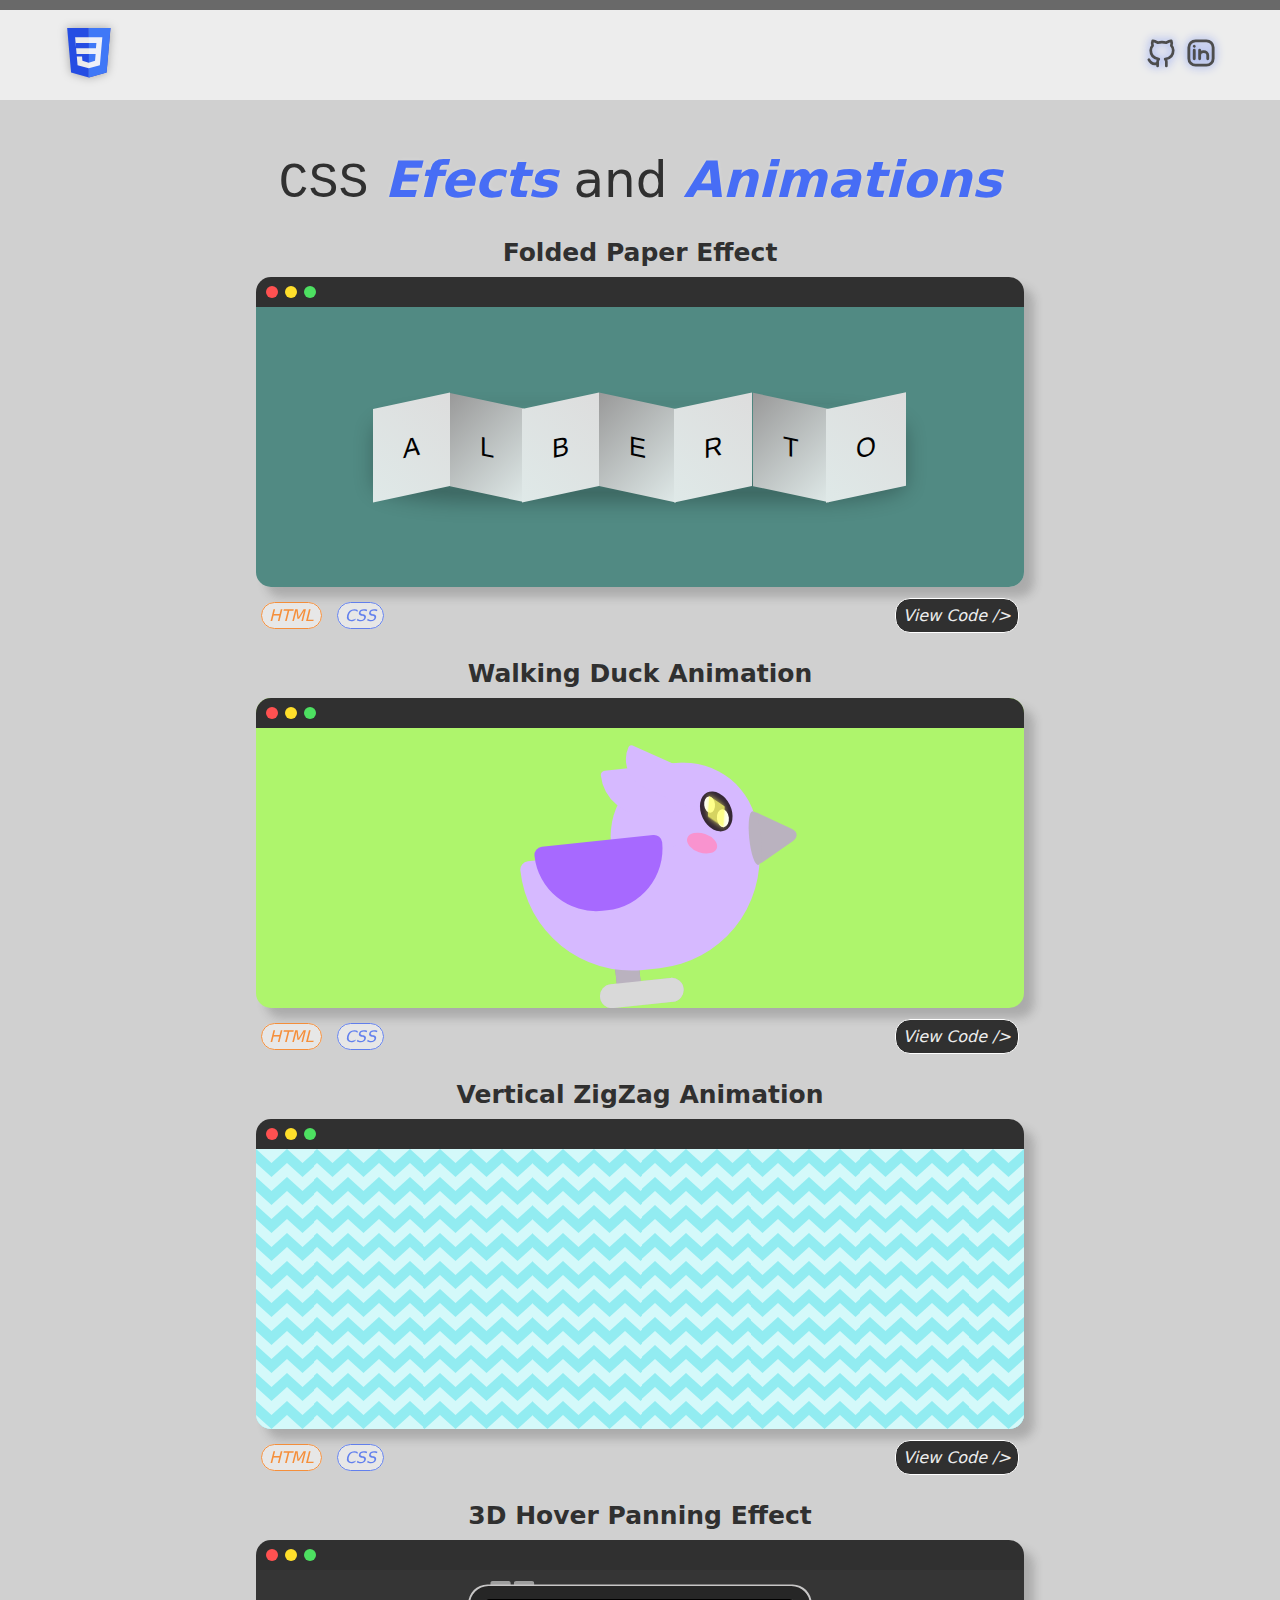
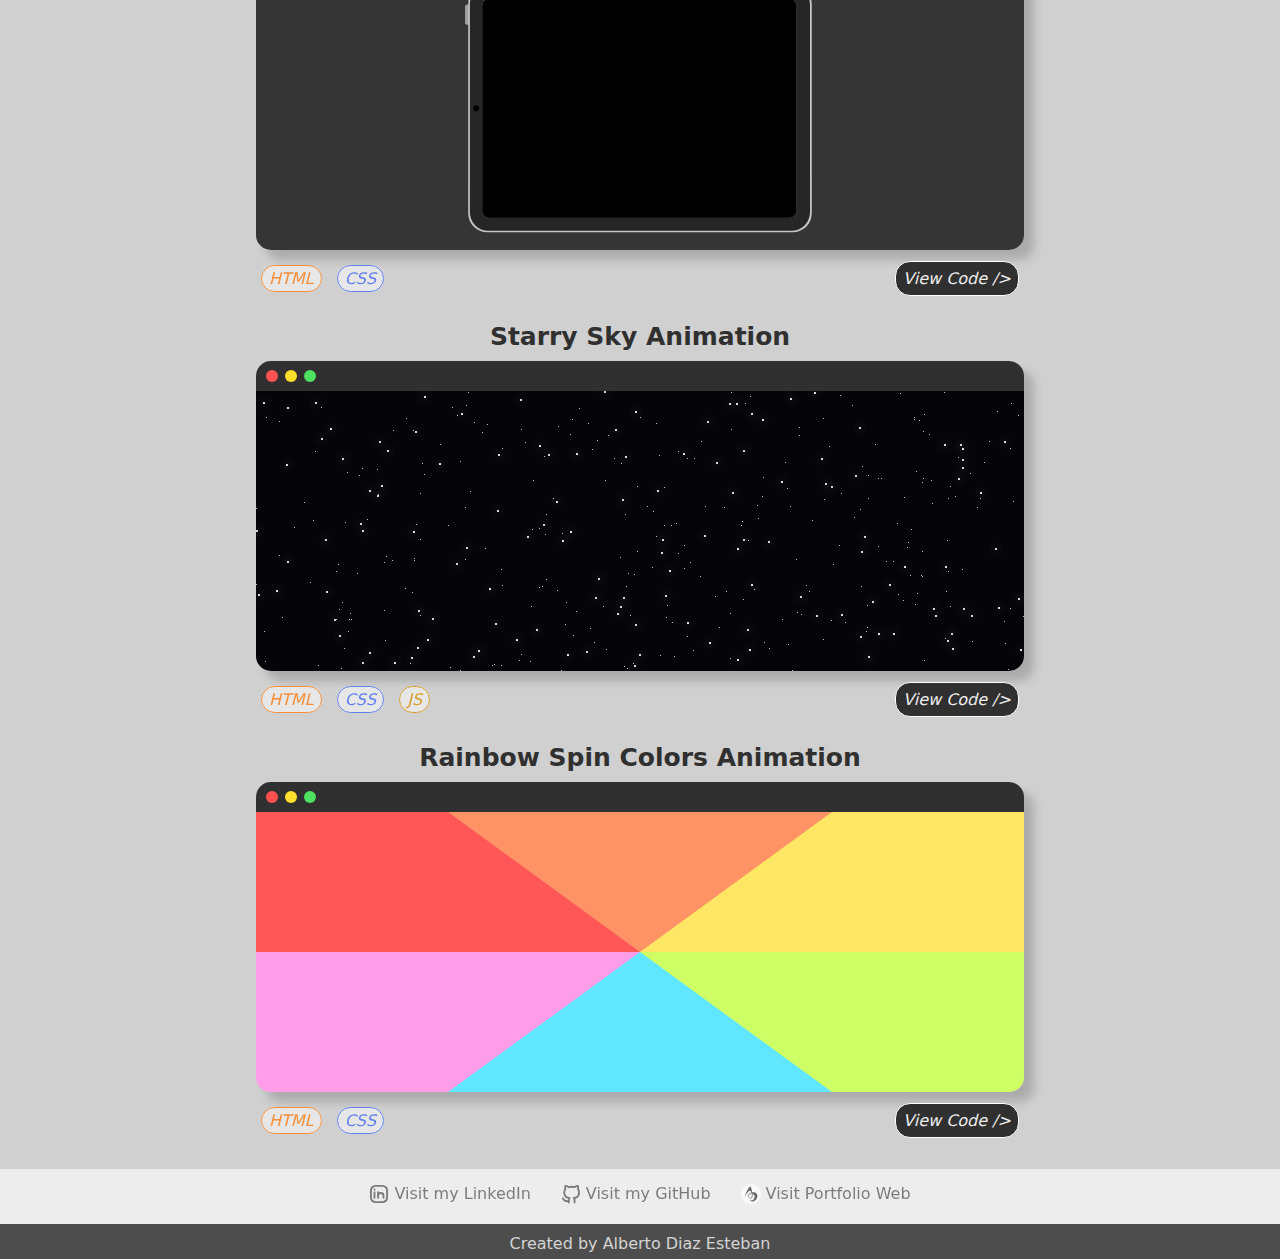
<file: index.html>
<!DOCTYPE html>
<html lang="en">
<head>
    <meta charset="UTF-8">
    <meta name="viewport" content="width=device-width, initial-scale=1.0">
    <title>CSS Efects and Animations</title>
    <link rel="stylesheet" href="style.css">
    <link rel="icon" href="img/css.svg" type="image/x-icon">

</head>
<body>
    <header>
        <div class="logo">
            <div class="logo_img">
                <img src="img/css.svg" alt="logo css">
            </div>
        </div>
        
        <div class="logos">
            <div>
                <a target="_blank" href="https://github.com/AlbertoDiazEsteban"><img src="img/github.svg" alt="logo GitHub"></a>
            </div>
            <div>
                <a target="_blank" href="https://www.linkedin.com/in/alberto-diaz-esteban/"><img src="img/linkedin.svg" alt="logo linkedin"></a>
            </div>
        </div>
    </header>


    <h1><code>CSS</code> <i>Efects</i> and <i>Animations</i></h1>

    <div class="project project1">
        <h3>Folded Paper Effect</h3>
        <div class="iframe-container">
            <div class="iframe-head">
                <div></div>
                <div></div>
                <div><a href="folded-paper.html"></a></div>
            </div>
            <iframe src="folded-paper.html" frameborder="0" scrolling="no"></iframe>
        </div>
        <div class="skills">
            <div>
                <span class="html">HTML</span>
                <span>CSS</span>
            </div>
            <span class="code"><a target="_blank" href="https://github.com/AlbertoDiazEsteban/CSS-Effects-Gallery/blob/main/folded-paper.html">View Code /></a></span>
        </div>
    </div>


    <div class="project project2">
        <h3>Walking Duck Animation</h3>
        <div class="iframe-container">
            <div class="iframe-head">
                <div></div>
                <div></div>
                <div><a href="chick-walking.html"></a></div>
            </div>
            <iframe src="chick-walking-top.html" frameborder="0" scrolling="no"></iframe>
        </div>
        <div class="skills">
            <div>
                <span class="html">HTML</span>
                <span>CSS</span>
            </div>
            <span class="code"><a target="_blank" href="https://github.com/AlbertoDiazEsteban/CSS-Effects-Gallery/blob/main/chick-walking.html">View Code /></a></span>
        </div>
    </div>

    <div class="project project3">
        <h3>Vertical ZigZag Animation</h3>
        <div class="iframe-container">
            <div class="iframe-head">
                <div></div>
                <div></div>
                <div><a href="zig-zag-background.html"></a></div>
            </div>
            <iframe src="zig-zag-background.html" frameborder="0" scrolling="no"></iframe>
        </div>
        <div class="skills">
            <div>
                <span class="html">HTML</span>
                <span>CSS</span>
            </div>
            <span class="code"><a target="_blank" href="https://github.com/AlbertoDiazEsteban/CSS-Effects-Gallery/blob/main/zig-zag-background.html">View Code /></a></span>
        </div>
    </div>

    <div class="project project4">
        <h3>3D Hover Panning Effect</h3>
        <div class="iframe-container">
            <div class="iframe-head">
                <div></div>
                <div></div>
                <div><a href="paneo-efect.html"></a></div>
            </div>
            <iframe src="paneo-efect.html" frameborder="0" scrolling="no"></iframe>
        </div>
        <div class="skills">
            <div>
                <span class="html">HTML</span>
                <span>CSS</span>
            </div>
            <span class="code"><a target="_blank" href="https://github.com/AlbertoDiazEsteban/CSS-Effects-Gallery/blob/main/paneo-efect.html">View Code /></a></span>
        </div>
    </div>

    <div class="project project5">
        <h3>Starry Sky Animation</h3>
        <div class="iframe-container">
            <div class="iframe-head">
                <div></div>
                <div></div>
                <div><a href="stars-sky-animation.html"></a></div>
            </div>
            <iframe src="stars-sky-animation.html" frameborder="0"></iframe>
        </div>
        <div class="skills">
            <div>
                <span class="html">HTML</span>
                <span>CSS</span>
                <span class="javascript">JS</span>
            </div>
            <span class="code"><a target="_blank" href="https://github.com/AlbertoDiazEsteban/CSS-Effects-Gallery/blob/main/stars-sky-animation.html">View Code /></a></span>
        </div>
    </div>

    <div class="project project5">
        <h3>Rainbow Spin Colors Animation</h3>
        <div class="iframe-container">
            <div class="iframe-head">
                <div></div>
                <div></div>
                <div><a href="color-spin.html"></a></div>
            </div>
            <iframe src="color-spin.html" frameborder="0"></iframe>
        </div>
        <div class="skills">
            <div>
                <span class="html">HTML</span>
                <span>CSS</span>
            </div>
            <span class="code"><a target="_blank" href="https://github.com/AlbertoDiazEsteban/CSS-Effects-Gallery/blob/main/color-spin.html">View Code /></a></span>
        </div>
    </div>


    





    <footer>
        <div class="links-container">
            <div>
                <img src="img/linkedin.svg" alt="logo">
                <a target="_blank" href="https://www.linkedin.com/in/alberto-diaz-esteban/">Visit my LinkedIn</a>
            </div>
            <div>
                <img src="img/github.svg" alt="logo">
                <a target="_blank" href="https://github.com/AlbertoDiazEsteban">Visit my GitHub</a>
            </div>
            <div>
                <img src="img/logo.svg" alt="logo">
                <a target="_blank" href="https://alberto-diaz-esteban-web.vercel.app/index.html">Visit Portfolio Web</a>  
            </div>
        </div>
        <div class="footer-credit">
            Created by Alberto Diaz Esteban
        </div>
    </footer>
</body>
</html>
</file>
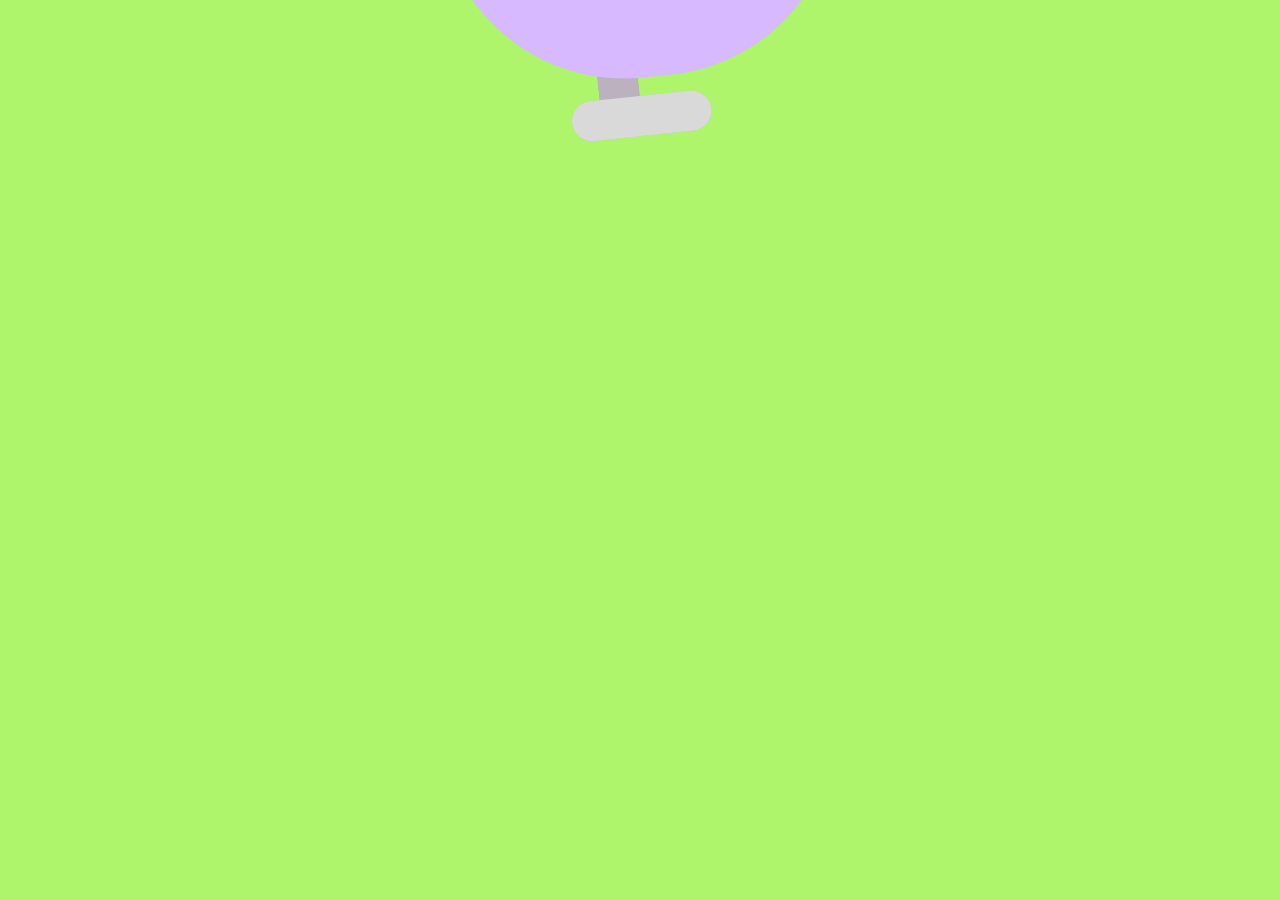
<file: chick-walking-top.html>
<!DOCTYPE html>
<html lang="en">
<head>
    <meta charset="UTF-8">
    <meta name="viewport" content="width=device-width, initial-scale=1.0">
    <title>Baby duck animation</title>
    <link rel="shortcut icon" href="data:image/svg+xml,%3Csvg%20xmlns%3D%22http%3A%2F%2Fwww.w3.org%2F2000%2Fsvg%22%20viewBox%3D%220%200%20100%20100%22%3E%3Ctext%20y%3D%22.9em%22%20font-size%3D%2290%22%3E%F0%9F%90%A3%3C%2Ftext%3E%3C%2Fsvg%3E" type="image/svg+xml">

<style>

:root {
  --duck-speed: 1s;
  --duck-speed-half: calc(var(--duck-speed) / 2);
}

body {
  margin: 0;
  padding: 0;
  max-width: 100%;
  max-width: 100%;
  min-width: 100%;
  min-width: 100%;
  background-color: #aef56c;
  display: flex;
  justify-content: center;
  align-items: center;
}

/* mi pato*/
.duck {
  transform: rotate(-6deg);
  margin-top: -260px;
}

.duck_inner {
  display: flex;
  max-width: 400px;
  min-height: 337px;
  flex-direction: column;
  align-items: flex-end;
  animation: duck-up-down var(--duck-speed-half) ease infinite;
}
@keyframes duck-up-down {
  0%, 100% {
    transform: translateY(0.4rem);
  }
  50% {
    transform: translateY(0rem);
  }
}
.duck_head {
  width: 245px;
  height: 147px;
  border-radius: 100%;
  background-color: #D6B9FF;
  -moz-border-radius: 150px 150px 0px 0px;
  -webkit-border-radius: 150px 150px 0px 0px;
  border-radius: 150px 150px 0px 0px;
}
.duck_body {
  margin-top: -10px;
  width: 400px;
  height: 200px;
  background-color: #D6B9FF;
  -moz-border-radius: 0px 0px 200px 200px;
  -webkit-border-radius: 0px 0px 200px 200px;
  border-radius: 15px 0px 200px 200px;
}
.wing {
  position: absolute;
  width: 214px;
  height: 117px;
  background-color: #A769FF;
  border-radius: 20px 20px 150px 150px;
  margin-top: 115px;
  margin-right: 160px;
  animation: wing 1s ease infinite;
}
@keyframes wing {
  0%, 50%, 100% { transform: rotate(0deg); }
  25% {
    transform: translate(-10%, -10%) rotate(15deg);
  }
}
.eye {
  position: absolute;
  overflow: hidden;
  background-color: #362835;
  width: 50px;
  height: 70px;
  border-radius: 100%;
  transform: rotate(-20deg);
  margin-top: 52px;
  margin-right: 40px;
  display: flex;
  flex-direction: column;
  justify-content: center;
  align-items: center;
  animation: blink 10s forwards infinite;
}
.dot {
  width: 20px;
  height: 30px;
  border-radius: 100%;
  background-color: white;
}
.dot-top {
  margin-right: 10px;
  transform: scale(0.9) rotate(20deg);
}
.dot-bottom {
  margin-right: -10px;
  transform: rotate(20deg);
}
.eye-shyne {
  position: absolute;
  z-index: 1;
  width: 30px;
  height: 30px;
  background: #FFFF84;
  opacity: 0.8;
  filter: drop-shadow(0 0 5px #FFFF84) saturate(120%);
  transform: rotate(45deg) skew(15deg, 15deg) scaleY(1.1);
}
@keyframes blink {
  0%, 4%, 15%, 20%, 30%, 34%, 39%, 43%, 60%, 64%, 100% {
    width: 50px;
    height: 70px;
    margin-top: 52px;
  }
  2%, 18%, 32%, 41%, 62% {
    margin-top: 87px;
    width: 50px;
    height: 1%;
  }
}
.pico-top {
  position: absolute;
  background-color: #BAB2BF;
  height: 90px;
  width: 20px;
  border-radius: 100%;
  margin-top: 93px;
  margin-right: -5px;
}
.pico {
  position: absolute;
  width: 100px;
  height: 100px;
  background-color: #BAB2BF;
  border-radius: 20px;
  transform: rotate(136deg) skew(15deg, 15deg);
  margin-top: 88px;
  margin-right: -35px;
  z-index: -1;
}
.blush {
  position: absolute;
  width: 52px;
  height: 32px;
  background-color: #F993CF;
  border-radius: 100%;
  margin-top: 121px;
  margin-right: 68px;
  transform: rotate(25deg);
}
.hair { position: absolute; }
.hair-1 {
  width: 200px;
  height: 80px;
  border-radius: 10px 100px;
  background: #D6B9FF;
  margin-right: 50px;
}
.hair-2 {
  width: 200px;
  height: 80px;
  border-radius: 10px 100px;
  background: #D6B9FF;
  margin-right: 0px;
  margin-top: -100px;
  transform: rotate(30deg) scale(0.7);
}
.pata {
  position: absolute;
  z-index: 2;
  margin-right: 150px;

}
.pata-1 {
  position: absolute;
  margin-top: 260px;
  margin-left: 180px;
  z-index: -1;
  animation: foot-ans var(--duck-speed) linear infinite;
}
.pata-2 {
  position: absolute;
  margin-top: 260px;
  margin-left: 180px;
  z-index: -2;
  filter: brightness(90%);
  animation: foot-ans var(--duck-speed) var(--duck-speed-half) linear infinite;
}
@keyframes foot-ans {
  0%, 100% {
    transform: translate(0%, 20%) rotate(0deg);
  }
  20% {
    transform: translate(-80%, 10%) rotate(20deg);
  }
  40% {
    transform: translate(-50%, 0%) rotate(10deg);
  }

  60% {
    transform: translate(100%, 0%) rotate(-20deg);
  }
}
.leg {
  background-color: #BAB2BF;
  height: 110px;
  width: 40px;
  border-radius: 100px 100px 0px 0px;
}
.foot {
  margin-left: -30px;
  background-color: #BAB2BF;
  height: 40px;
  width: 140px;
  border-radius: 100px;
  z-index: 5;
  background-color: #D9D9D9;
  margin-top: -15px;
}
/* .bow {
  position: absolute;
  z-index: 10;
  margin-right: 130px;
  margin-top: -45px;
  transform: rotate(45deg) scale(0.9);
}
.center {
  position: absolute;
  z-index: 10;
  background-color: #F993CF;
  width: 45px;
  height: 45px;
  border-radius: 10px;
  margin-left: 8px;
  margin-top: -80px;
}
.ribet-1 {
  z-index: 10;
  background-color: #FF5991;
  width: 60px;
  height: 60px;
  border-radius: 20px;
  transform: rotate(45deg);
}
.ribet-2 {
  margin-top: -5px;
  z-index: 10;
  background-color: #FF5991;
  width: 60px;
  height: 60px;
  border-radius: 20px;
  transform: rotate(45deg);
}  */
@media (max-width: 800px) {
  body {
    transform: scale(0.6);
    margin-top: 180px;
  }
}


</style>

</head>

<body>
      <!-- <div class="bow">
        <div class="ribet-1"></div>
        <div class="ribet-2"></div>
        <div class="center"></div>
      </div> -->


    <div class="duck">
      <div class="duck_inner">
        <div class="hair">
          <div class="hair-1"></div>
          <div class="hair-2"></div>
        </div>
        <div class="blush"></div>
        <div class="pico-top"></div>
        <div class="pico"></div>
        <div class="eye">
          <div class="eye-shyne"></div>
          <div class="dot dot-top"></div>
          <div class="dot dot-bottom"></div>
        </div>
        <div class="wing"></div>
        <div class="duck_head"></div>
        <div class="duck_body"></div>
        <div class="pata pata-1">
          <div class="leg"></div>
          <div class="foot"></div>
        </div>
        <div class="pata pata-2">
          <div class="leg"></div>
          <div class="foot"></div>
        </div>
      </div>
    </div>





</body>
</html>
</file>
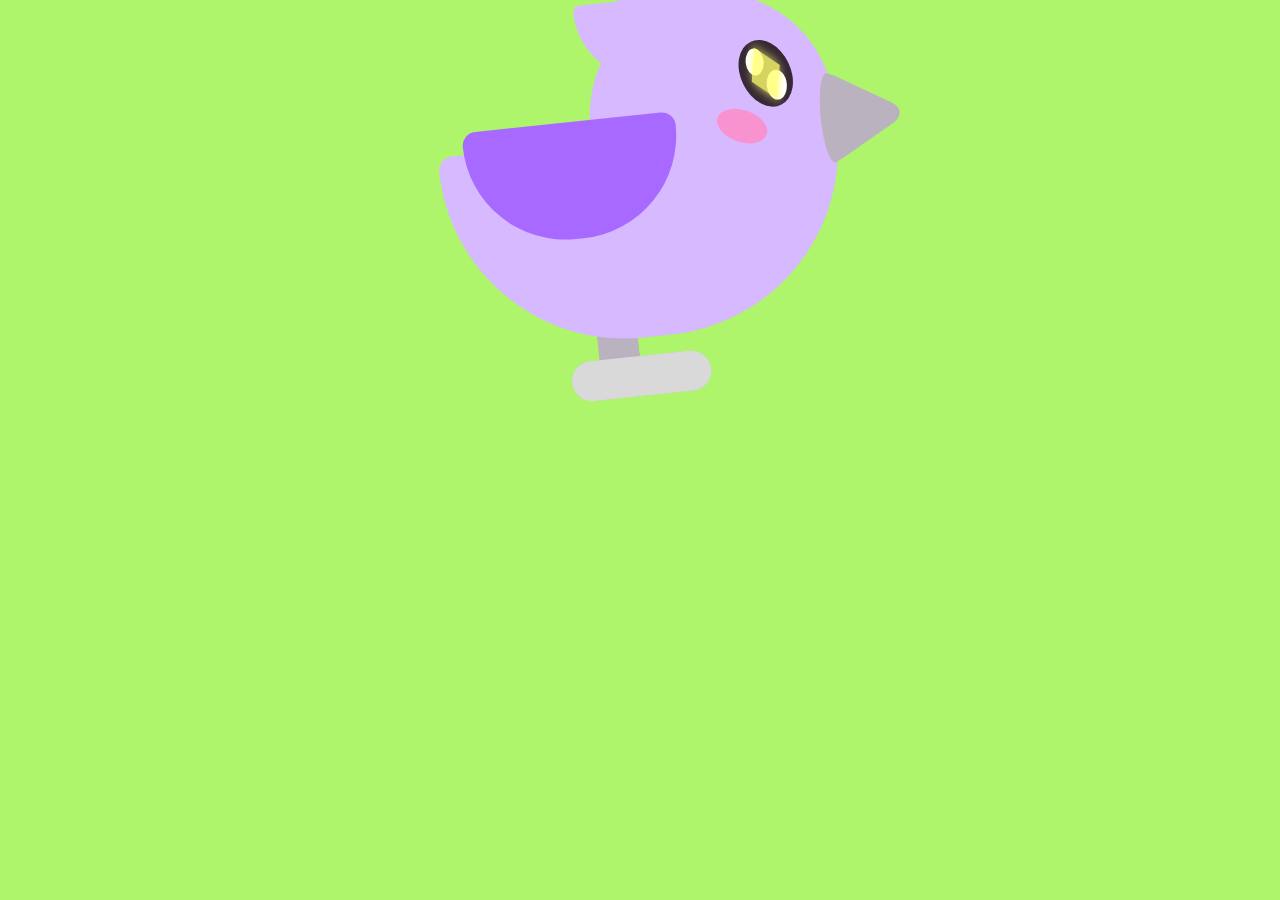
<file: chick-walking.html>
<!DOCTYPE html>
<html lang="en">
<head>
    <meta charset="UTF-8">
    <meta name="viewport" content="width=device-width, initial-scale=1.0">
    <title>Baby duck animation</title>
    <link rel="shortcut icon" href="data:image/svg+xml,%3Csvg%20xmlns%3D%22http%3A%2F%2Fwww.w3.org%2F2000%2Fsvg%22%20viewBox%3D%220%200%20100%20100%22%3E%3Ctext%20y%3D%22.9em%22%20font-size%3D%2290%22%3E%F0%9F%90%A3%3C%2Ftext%3E%3C%2Fsvg%3E" type="image/svg+xml">

<style>

:root {
  --duck-speed: 1s;
  --duck-speed-half: calc(var(--duck-speed) / 2);
}

body {
  margin: 0;
  padding: 0;
  max-width: 100%;
  max-width: 100%;
  min-width: 100%;
  min-width: 100%;
  background-color: #aef56c;
  display: flex;
  justify-content: center;
  align-items: center;
}

/* mi pato*/
.duck {
  transform: rotate(-6deg);
}

.duck_inner {
  display: flex;
  max-width: 400px;
  min-height: 337px;
  flex-direction: column;
  align-items: flex-end;
  animation: duck-up-down var(--duck-speed-half) ease infinite;
}
@keyframes duck-up-down {
  0%, 100% {
    transform: translateY(0.4rem);
  }
  50% {
    transform: translateY(0rem);
  }
}
.duck_head {
  width: 245px;
  height: 147px;
  border-radius: 100%;
  background-color: #D6B9FF;
  -moz-border-radius: 150px 150px 0px 0px;
  -webkit-border-radius: 150px 150px 0px 0px;
  border-radius: 150px 150px 0px 0px;
}
.duck_body {
  margin-top: -10px;
  width: 400px;
  height: 200px;
  background-color: #D6B9FF;
  -moz-border-radius: 0px 0px 200px 200px;
  -webkit-border-radius: 0px 0px 200px 200px;
  border-radius: 15px 0px 200px 200px;
}
.wing {
  position: absolute;
  width: 214px;
  height: 117px;
  background-color: #A769FF;
  border-radius: 20px 20px 150px 150px;
  margin-top: 115px;
  margin-right: 160px;
  animation: wing 1s ease infinite;
}
@keyframes wing {
  0%, 50%, 100% { transform: rotate(0deg); }
  25% {
    transform: translate(-10%, -10%) rotate(15deg);
  }
}
.eye {
  position: absolute;
  overflow: hidden;
  background-color: #362835;
  width: 50px;
  height: 70px;
  border-radius: 100%;
  transform: rotate(-20deg);
  margin-top: 52px;
  margin-right: 40px;
  display: flex;
  flex-direction: column;
  justify-content: center;
  align-items: center;
  animation: blink 10s forwards infinite;
}
.dot {
  width: 20px;
  height: 30px;
  border-radius: 100%;
  background-color: white;
}
.dot-top {
  margin-right: 10px;
  transform: scale(0.9) rotate(20deg);
}
.dot-bottom {
  margin-right: -10px;
  transform: rotate(20deg);
}
.eye-shyne {
  position: absolute;
  z-index: 1;
  width: 30px;
  height: 30px;
  background: #FFFF84;
  opacity: 0.8;
  filter: drop-shadow(0 0 5px #FFFF84) saturate(120%);
  transform: rotate(45deg) skew(15deg, 15deg) scaleY(1.1);
}
@keyframes blink {
  0%, 4%, 15%, 20%, 30%, 34%, 39%, 43%, 60%, 64%, 100% {
    width: 50px;
    height: 70px;
    margin-top: 52px;
  }
  2%, 18%, 32%, 41%, 62% {
    margin-top: 87px;
    width: 50px;
    height: 1%;
  }
}
.pico-top {
  position: absolute;
  background-color: #BAB2BF;
  height: 90px;
  width: 20px;
  border-radius: 100%;
  margin-top: 93px;
  margin-right: -5px;
}
.pico {
  position: absolute;
  width: 100px;
  height: 100px;
  background-color: #BAB2BF;
  border-radius: 20px;
  transform: rotate(136deg) skew(15deg, 15deg);
  margin-top: 88px;
  margin-right: -35px;
  z-index: -1;
}
.blush {
  position: absolute;
  width: 52px;
  height: 32px;
  background-color: #F993CF;
  border-radius: 100%;
  margin-top: 121px;
  margin-right: 68px;
  transform: rotate(25deg);
}
.hair { position: absolute; }
.hair-1 {
  width: 200px;
  height: 80px;
  border-radius: 10px 100px;
  background: #D6B9FF;
  margin-right: 50px;
}
.hair-2 {
  width: 200px;
  height: 80px;
  border-radius: 10px 100px;
  background: #D6B9FF;
  margin-right: 0px;
  margin-top: -100px;
  transform: rotate(30deg) scale(0.7);
}
.pata {
  position: absolute;
  z-index: 2;
  margin-right: 150px;

}
.pata-1 {
  position: absolute;
  margin-top: 260px;
  margin-left: 180px;
  z-index: -1;
  animation: foot-ans var(--duck-speed) linear infinite;
}
.pata-2 {
  position: absolute;
  margin-top: 260px;
  margin-left: 180px;
  z-index: -2;
  filter: brightness(90%);
  animation: foot-ans var(--duck-speed) var(--duck-speed-half) linear infinite;
}
@keyframes foot-ans {
  0%, 100% {
    transform: translate(0%, 20%) rotate(0deg);
  }
  20% {
    transform: translate(-80%, 10%) rotate(20deg);
  }
  40% {
    transform: translate(-50%, 0%) rotate(10deg);
  }

  60% {
    transform: translate(100%, 0%) rotate(-20deg);
  }
}
.leg {
  background-color: #BAB2BF;
  height: 110px;
  width: 40px;
  border-radius: 100px 100px 0px 0px;
}
.foot {
  margin-left: -30px;
  background-color: #BAB2BF;
  height: 40px;
  width: 140px;
  border-radius: 100px;
  z-index: 5;
  background-color: #D9D9D9;
  margin-top: -15px;
}
/* .bow {
  position: absolute;
  z-index: 10;
  margin-right: 130px;
  margin-top: -45px;
  transform: rotate(45deg) scale(0.9);
}
.center {
  position: absolute;
  z-index: 10;
  background-color: #F993CF;
  width: 45px;
  height: 45px;
  border-radius: 10px;
  margin-left: 8px;
  margin-top: -80px;
}
.ribet-1 {
  z-index: 10;
  background-color: #FF5991;
  width: 60px;
  height: 60px;
  border-radius: 20px;
  transform: rotate(45deg);
}
.ribet-2 {
  margin-top: -5px;
  z-index: 10;
  background-color: #FF5991;
  width: 60px;
  height: 60px;
  border-radius: 20px;
  transform: rotate(45deg);
}  */
@media (max-width: 800px) {
  body {
    transform: scale(0.6);
    margin-top: 180px;
  }
}


</style>

</head>

<body>
      <!-- <div class="bow">
        <div class="ribet-1"></div>
        <div class="ribet-2"></div>
        <div class="center"></div>
      </div> -->


    <div class="duck">
      <div class="duck_inner">
        <div class="hair">
          <div class="hair-1"></div>
          <div class="hair-2"></div>
        </div>
        <div class="blush"></div>
        <div class="pico-top"></div>
        <div class="pico"></div>
        <div class="eye">
          <div class="eye-shyne"></div>
          <div class="dot dot-top"></div>
          <div class="dot dot-bottom"></div>
        </div>
        <div class="wing"></div>
        <div class="duck_head"></div>
        <div class="duck_body"></div>
        <div class="pata pata-1">
          <div class="leg"></div>
          <div class="foot"></div>
        </div>
        <div class="pata pata-2">
          <div class="leg"></div>
          <div class="foot"></div>
        </div>
      </div>
    </div>





</body>
</html>
</file>
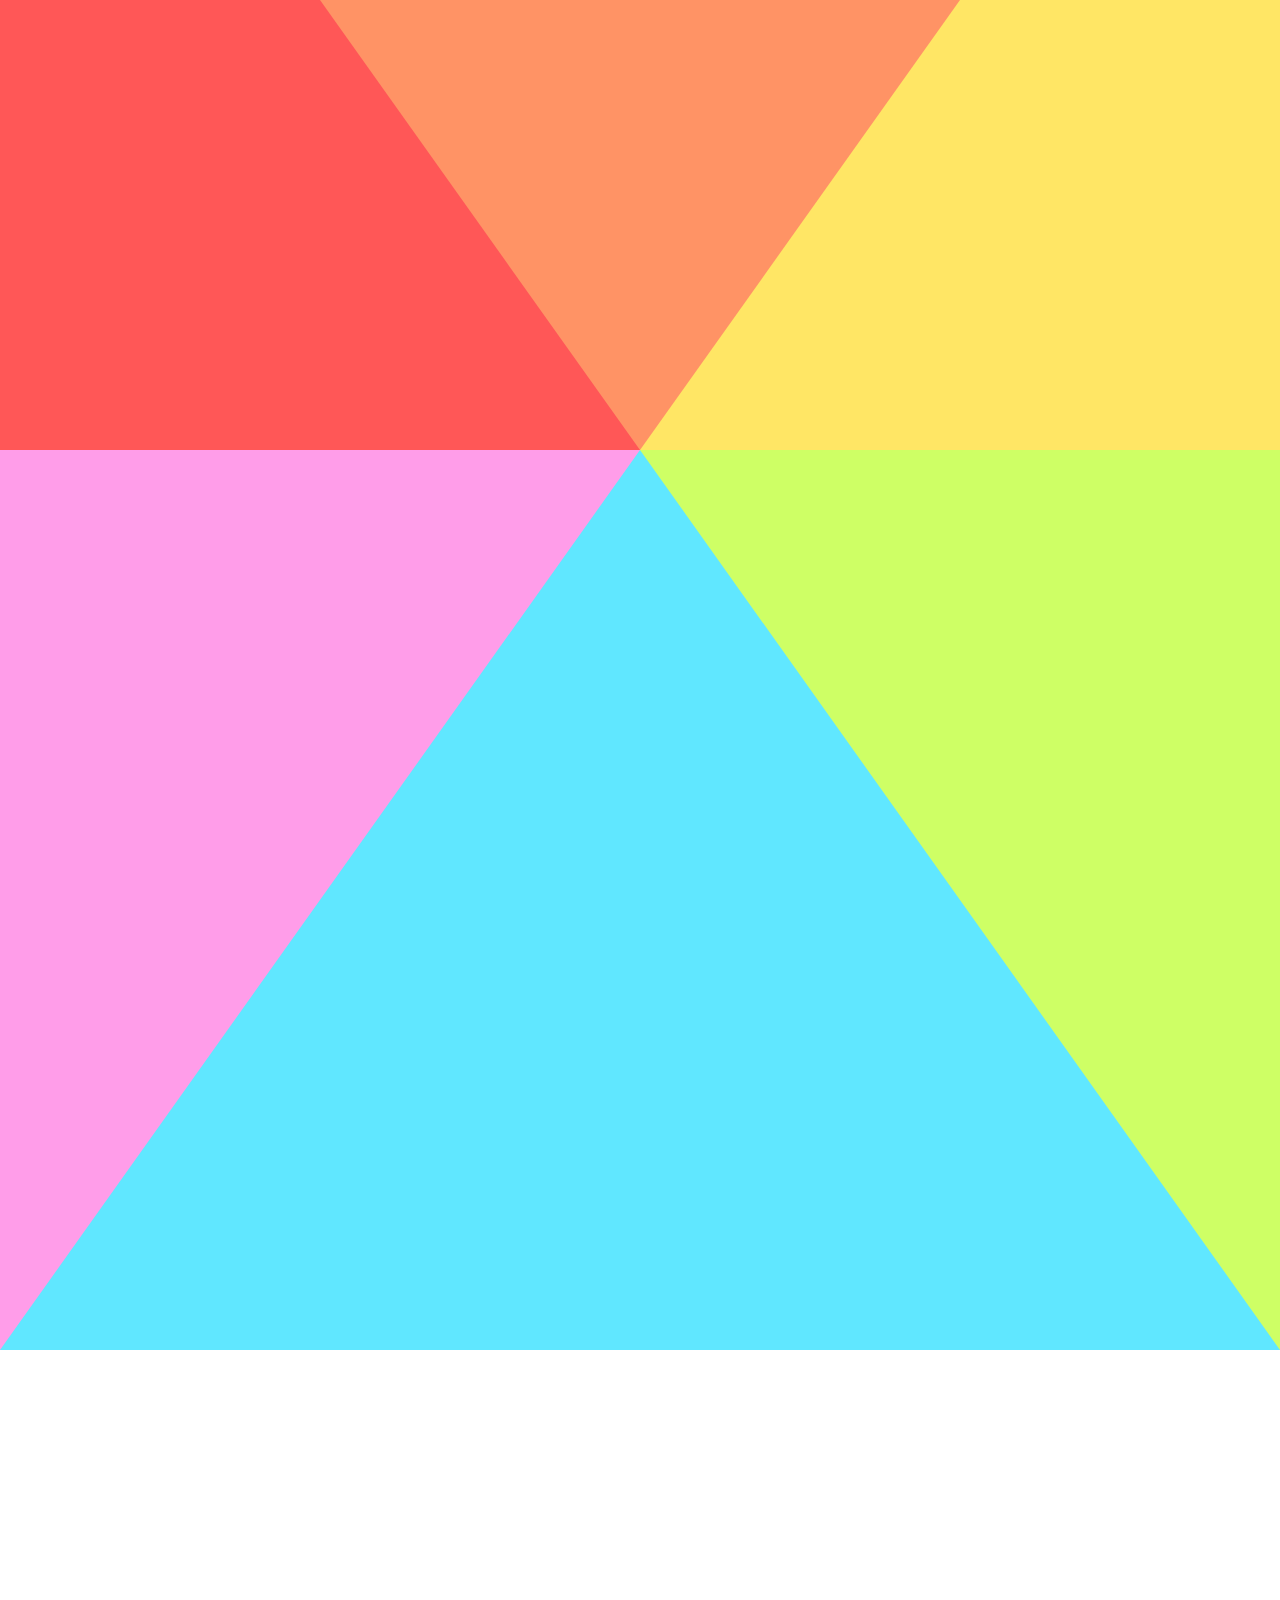
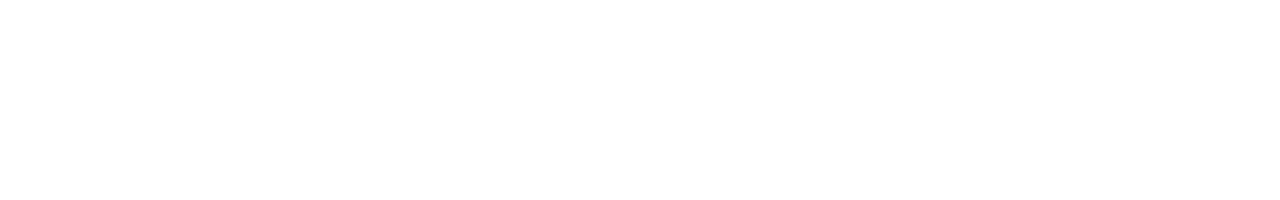
<file: color-spin.html>
<!DOCTYPE html>
<html lang="en">
<head>
    <meta charset="UTF-8">
    <meta name="viewport" content="width=device-width, initial-scale=1.0">
    <title>Color Spint</title>
<style>
    body {
    
    display: flex;
    flex-direction: column;
    align-items: center;
    justify-content: center;
    margin: 0;
    padding: 0;
    overflow: hidden;
    margin-top: -50vh;
    animation: spin 20s linear infinite; 
}

@keyframes spin {
  from {
    transform: rotate(0deg) scaleY(2.5);
  }
  to {
    transform: rotate(360deg) scaleY(2.5);
  }
} 


.container, .container2 {
    display: flex;
    flex-direction: column;
    align-items: center;
    justify-content: center;
    width: 100%;
}

.row {
    display: flex;
    width: 100%;
}

.cell {
    display: flex;
    justify-content: center;
    align-items: center;
    min-width: 33.33%;
    min-height: 50vh; 
    position: relative; 
    text-align: center;
}

.red, .yellow, .pink, .green {
    width: 100vw;
    height: 100vh;
}

.red { background-color: #FF5757; color: transparent; }
.yellow { background-color: #FFE665; color: transparent; }
.pink { background-color: #FF9DE9; color: transparent; }
.green { background-color: #CEFF65; color: transparent; }

.container2 {
    position: absolute;
    margin: auto;
}

.orange {
    width: 0;
    height: 0;
    z-index: 999;
    border-left: 50vw solid transparent; 
    border-right: 50vw solid transparent;
    border-top: 100vh solid #FF9365; 
    border-bottom: 0vh solid transparent;
}

.blue {
    width: 0;
    height: 0;
    z-index: 999;
    border-left: 50vw solid transparent; 
    border-right: 50vw solid transparent;
    border-bottom: 100vh solid #60E7FF;
    border-top: 0vh solid transparent;
}

.container, .container2 {
    width: 200vw;
    height: 200vh;
}

</style>
</head>
<body>
    <div class="container2">
            <div class="orange"></div> 
            <div class="blue"></div>
    </div>
    <div class="container">
        <div class="row">
            <div class="cell red">a</div>
            <div class="cell yellow">a</div>
        </div>
        <div class="row">
            <div class="cell pink">a</div>
            <div class="cell green">a</div>
        </div>
    </div>
</body>
</html>
</file>
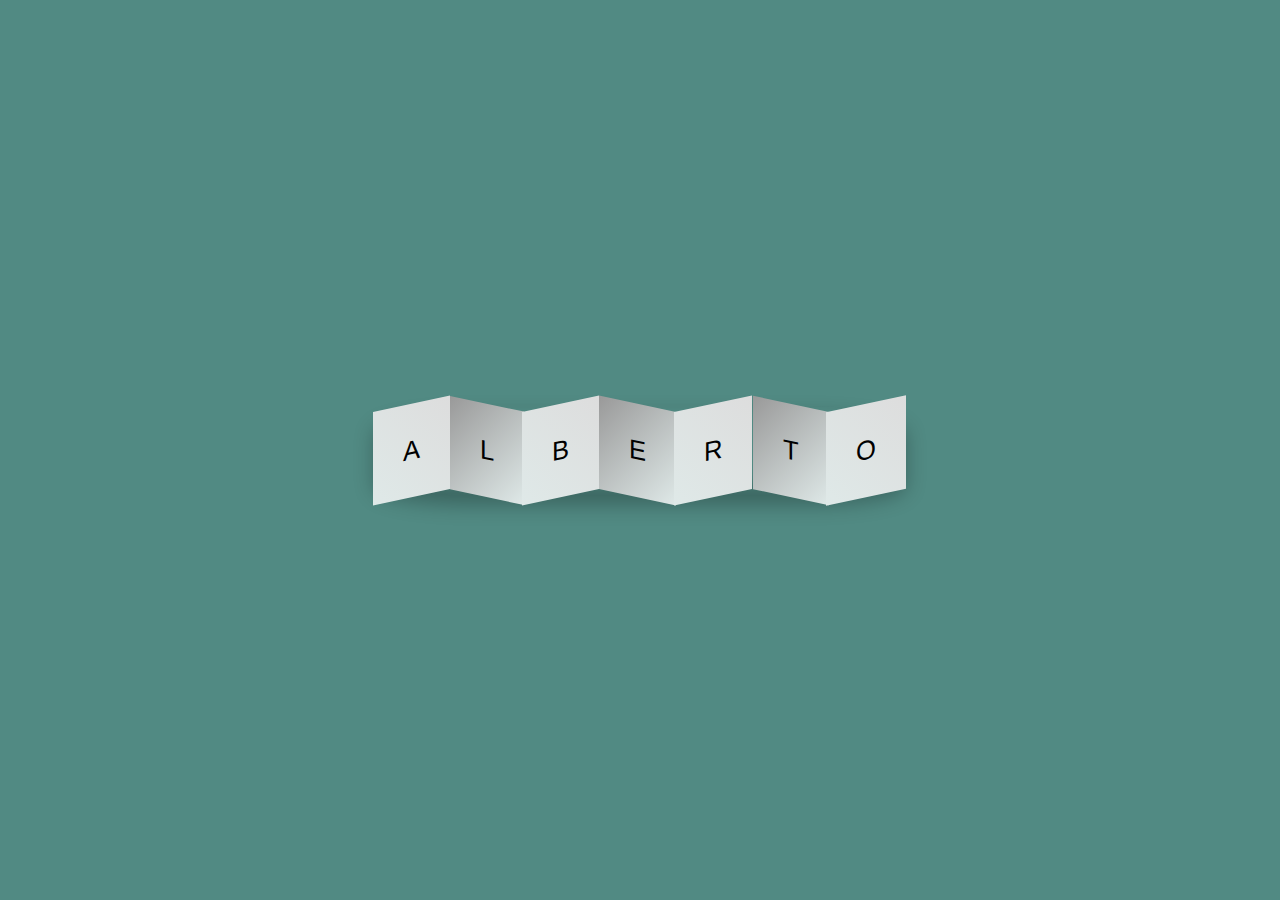
<file: folded-paper.html>
<!DOCTYPE html>
<html lang="en">
<head>
    <meta charset="UTF-8">
    <meta name="viewport" content="width=device-width, initial-scale=1.0">
    <title>Folded Paper</title>
<style>
body {
    margin: 0;
    padding: 0;
    width: 100vw; height: 100vh;
    background-color: rgb(81, 138, 131);
    display: flex; 
    flex-direction: column; 
    justify-content: center; 
    align-items: center;
    overflow: hidden;
}
.folded-paper { 
    display: flex;
    border-radius: 20%;
    box-shadow: 
    0px 10px 20px rgba(0, 0, 0, 0.271), 
    inset 0px -10px 20px rgba(0, 0, 0, 0.271);
    transition: 1s;
}
.folded-paper div {
    padding: 30px;
    font-family: sans-serif;
    font-size: 1.6rem;
    transition: 0.5s;
}
.folded-paper :nth-child(odd) {
    background-color: azure;
    background: linear-gradient(-312deg, #dfe9e8 0%, #dddddd 100%);
    transform: skewY(-12deg) scaleX(1) scaleY(1.05);
    transition: 0.5s;
    margin-left: -1px;
}
.folded-paper :nth-child(even) {
    background-color: #dfe9e8;
    background: linear-gradient(312deg, #dfe9e8 0%, #999 100%);
    transform: skewY(12deg) scaleX(1) scaleY(1.05);
    transition: 0.5s;
    margin-right: -1px;
}
.folded-paper:hover div {
    transform: skewY(0deg) scaleX(1.1) scaleY(1.04);
    margin: 3px;    
}
.folded-paper:hover {
    transition: 1s;
}
.folded-paper:hover :nth-child(even)  {
    background: linear-gradient(312deg, #dfe9e8 0%, azure 100%);
}
</style>

</head>
<body>
    <div class="folded-paper">
        <div>A</div>
        <div>L</div>
        <div>B</div>
        <div>E</div>
        <div>R</div>
        <div>T</div>
        <div>O</div>
    </div>
   
</body>
</html>
</file>
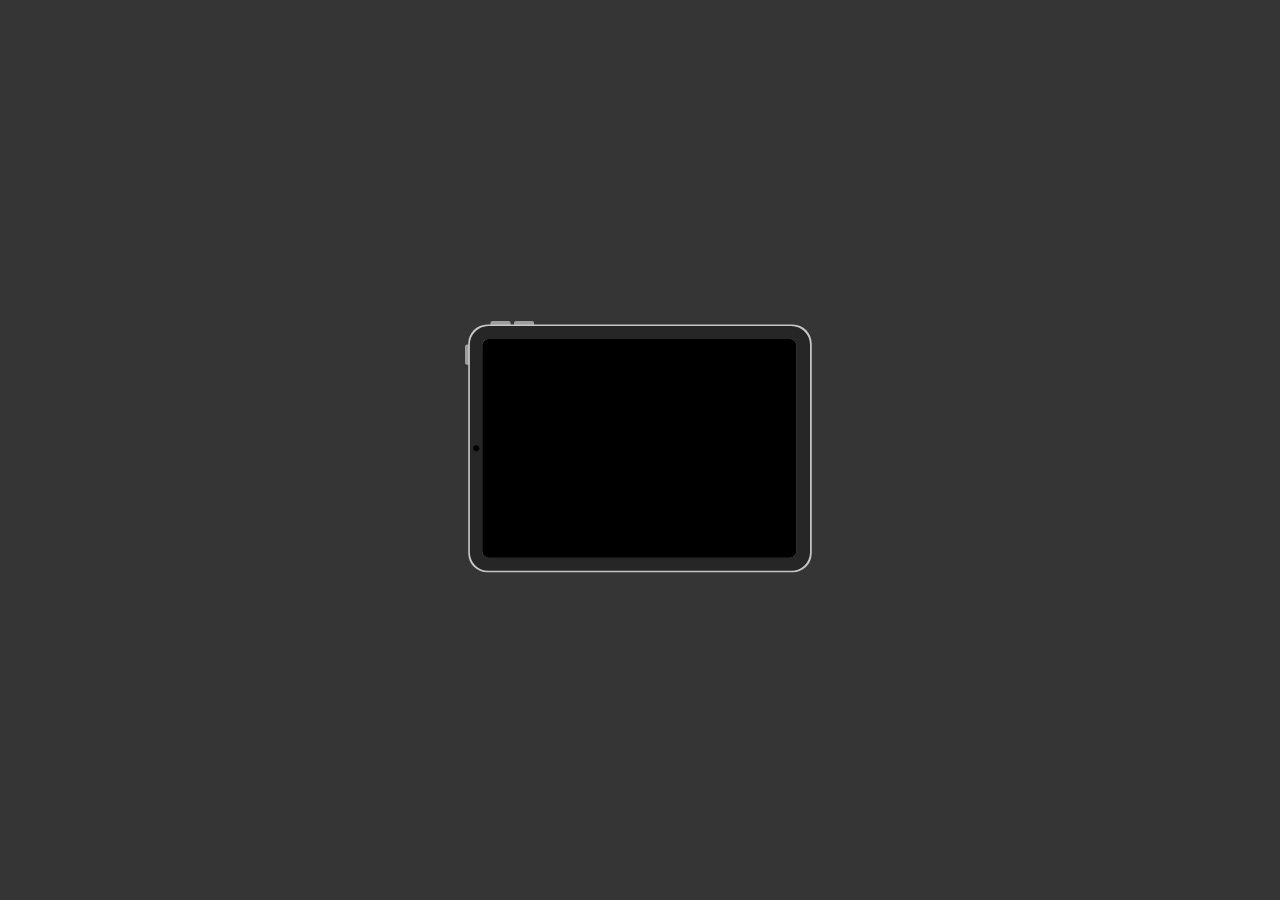
<file: paneo-efect.html>
<!DOCTYPE html>
<html lang="en">
<head>
    <meta charset="UTF-8">
    <meta name="viewport" content="width=device-width, initial-scale=1.0">
    <title>Effect Test</title>
<style>
    body {
        width: 100%;
        height: 100vh;
        margin: 0;
        padding: 0;
        background-color: rgb(53, 53, 53);
        display: flex;
        flex-direction: column;
        align-items: center;
        justify-content: center;
        overflow: hidden;
    }
    #panel svg {
        width: 350px;
        border-radius: 20px;
        transition: 0.5s;
    }
    #panel:hover > svg {
        filter: drop-shadow(0px 0px 50px rgba(0, 0, 0, 0.5));
    } 
    iframe {
        width: 350px;
        height: 300px;
        border: 3px solid greenyellow;
        position: absolute;
    }


</style>
</head>
<body>
    <div id="panel">
        <svg width="1191" height="867" viewBox="0 0 1191 867" fill="none" xmlns="http://www.w3.org/2000/svg">
            <path d="M15.0382 79.7148L7.21104 79.7148C3.22851 79.7148 1.41118e-07 82.9433 3.152e-07 86.9258L2.69197e-06 141.3C2.86605e-06 145.282 3.22851 148.511 7.21105 148.511L15.0382 148.511C19.0207 148.511 22.2493 145.282 22.2493 141.3L22.2493 86.9258C22.2493 82.9433 19.0207 79.7148 15.0382 79.7148Z" fill="#9E9E9E"/>
            <path d="M86.5596 7.21087L86.5596 15.038C86.5596 19.0205 89.7881 22.249 93.7706 22.249L148.145 22.249C152.127 22.249 155.356 19.0205 155.356 15.038L155.356 7.21086C155.356 3.22833 152.127 -0.000180249 148.145 -0.000180075L93.7706 -0.000177699C89.7881 -0.000177525 86.5596 3.22833 86.5596 7.21087Z" fill="#9E9E9E"/>
            <path d="M166.497 7.21087L166.497 15.038C166.497 19.0205 169.726 22.249 173.708 22.249L228.082 22.249C232.065 22.249 235.293 19.0205 235.293 15.038L235.293 7.21086C235.293 3.22833 232.065 -0.000180249 228.082 -0.000180075L173.708 -0.000177699C169.726 -0.000177525 166.497 3.22833 166.497 7.21087Z" fill="#9E9E9E"/>
            <path fill-rule="evenodd" clip-rule="evenodd" d="M76 11.7148C40.1015 11.7148 11 40.8163 11 76.7149V789.715C11 825.613 40.1015 854.715 76 854.715H1115C1150.9 854.715 1180 825.613 1180 789.715V76.7148C1180 40.8163 1150.9 11.7148 1115 11.7148H76ZM59.1148 784.047L59.1147 82.1719C59.1147 70.7185 68.4175 61.4336 79.8931 61.4336L1106.03 61.4336C1117.51 61.4336 1126.81 70.7184 1126.81 82.1719V784.047C1126.81 795.501 1117.51 804.786 1106.03 804.786L79.8931 804.786C68.4175 804.786 59.1148 795.501 59.1148 784.047Z" fill="#C7C6C6"/>
            <path fill-rule="evenodd" clip-rule="evenodd" d="M16.5801 786.253L16.5801 79.9666C16.5801 45.0337 44.9536 16.7149 79.954 16.7149L1110.63 16.7148C1145.63 16.7148 1174 45.0336 1174 79.9666V786.253C1174 821.186 1145.63 849.505 1110.63 849.505L79.9541 849.505C44.9536 849.505 16.5801 821.186 16.5801 786.253ZM59.1146 784.047L59.1146 82.1719C59.1146 70.7184 68.4173 61.4336 79.8929 61.4336L1106.03 61.4335C1117.51 61.4335 1126.81 70.7184 1126.81 82.1718V784.047C1126.81 795.501 1117.51 804.786 1106.03 804.786L79.8929 804.786C68.4174 804.786 59.1146 795.501 59.1146 784.047Z" fill="#262626"/>
            <path d="M48.7171 433.074C48.7171 427.353 44.0794 422.715 38.3585 422.715C32.6376 422.715 28 427.353 28 433.074C28 438.794 32.6376 443.432 38.3585 443.432C44.0794 443.432 48.7171 438.794 48.7171 433.074Z" fill="black"/>
            <rect x="59" y="61" width="1068" height="744" rx="22" fill="#000"/>
            </svg>            
    </div>
    <script>
        const panel = document.getElementById('panel');
        const heightPanel = panel.clientHeight;
        const widthPanel = panel.clientWidth;

        panel.addEventListener('mousemove', (evt) => {
            const {layerX, layerY} = evt;
            
            const yRotation = 20 * (layerX - widthPanel / 2) / widthPanel;
            const xRotation = -20 * (layerY - heightPanel / 2) / heightPanel;

            const string = `
                perspective(500px)
                scale(1.1)
                rotateX(${xRotation}deg)
                rotateY(${yRotation}deg)
            `;

            panel.style.transform = string.trim(); // trim para evitar problemas con saltos de línea
        });

        panel.addEventListener('mouseout', () => {
            panel.style.transform = `
                perspective(500px)
                scale(1)
                rotateX(0deg)
                rotateY(0deg)
            `;
        });
    </script>
</body>
</html>
</file>
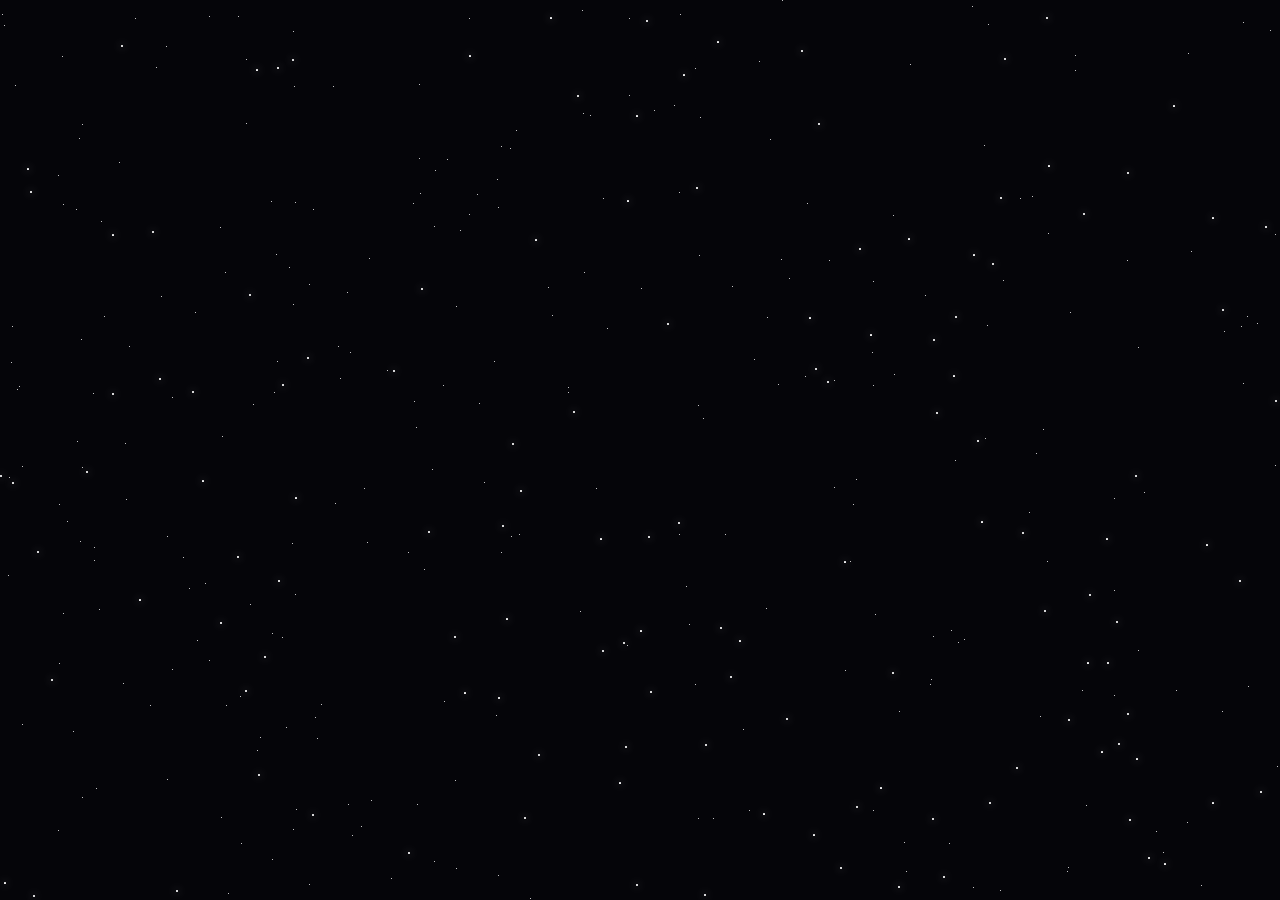
<file: stars-sky-animation.html>
<!DOCTYPE html>
<html lang="en">
<head>
    <meta charset="UTF-8">
    <meta name="viewport" content="width=device-width, initial-scale=1.0">
    <meta content="width=device-width, initial-scale=1" name="viewport"/>
    
    <!-- Style for the stars -->
    <style>
      * {
      margin: 0;
      padding: 0;
      box-sizing: border-box;
      }
      body {
      width: 100%;
      background-color: #050509;    
      overflow: hidden;
      }
      section i {
      width: 100vh;
      height: 100vh;
      position: absolute;
      background: #fff;
      border-radius: 50%;
      box-shadow: 0 0 10px #fff, 0 0 20px #fff, 0 0 40px #fff, 0 0 90px #fff;
      animation: animate 5s linear infinite;
      }
      @keyframes animate {
      5% { opacity: 0.05; }
      50% { opacity: 0.50; }
      75% { opacity: 0.65; }
      100% { opacity: 1; }
      }
  </style>
</head>
<body>
  
  <section></section>
  
  <script>
    stars = () => {
        const count = 400;
        const section = document.querySelector('section');
        let i = 0;

        while (i < count) {
            const star = document.createElement('i');
            const x = Math.floor(Math.random() * window.innerWidth)
            const y = Math.floor(Math.random() * window.innerHeight)
            
            const size = Math.random() * 0.75;
            star.style.left = x+'px';
            star.style.top = y+'px';
            star.style.width = 1+size+'px';
            star.style.height = 1+size+'px';

            const duration = Math.random() * 15;

            star.style.animationDuration = 2+duration+'s';
            star.style.animationDelay = duration+'s';

            section.appendChild(star); 
            i++;
        }
    } 
    stars();
    </script>
</body>
</html>
</file>
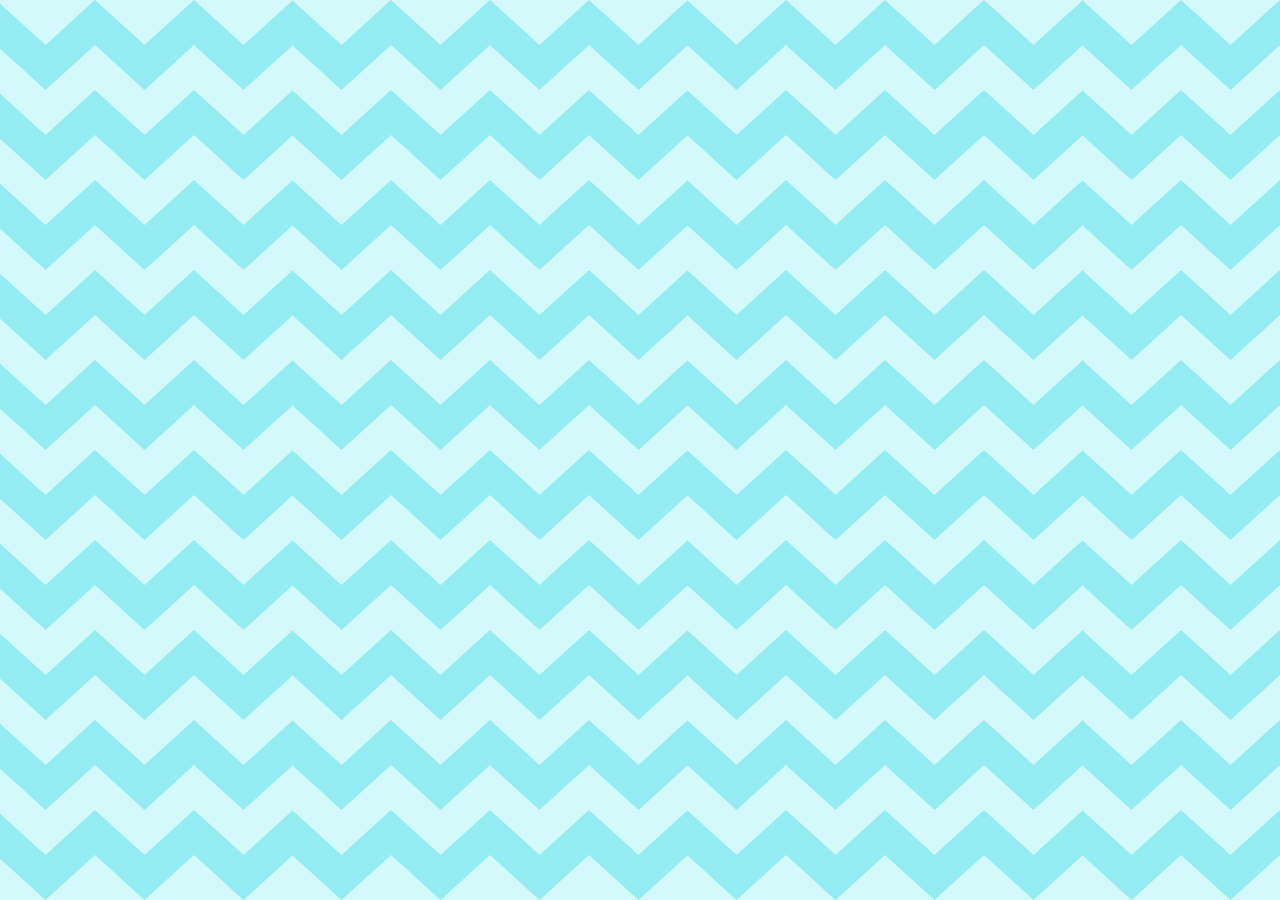
<file: zig-zag-background.html>
<!DOCTYPE html>
<html lang="en">
<head>
    <meta charset="UTF-8">
    <meta name="viewport" content="width=device-width, initial-scale=1.0">
    <title>ZigZag Background Animation</title>
<style>
    :root {
        --bg: #92ECF1;     
        --color: #D4F9FA;  
    }

    body, html {
        margin: 0;
        padding: 0;
        overflow: hidden;
        width: 100vw;
        height: 100vh;
        background-color: var(--bg);
        background-image: url('data:image/svg+xml;utf8,%3Csvg width%3D%221106%22 height%3D%221008%22 viewBox%3D%220 0 1106 1008%22 fill%3D%22none%22 xmlns%3D%22http%3A%2F%2Fwww.w3.org%2F2000%2Fsvg%22%3E%3Cg clip-path%3D%22url(%23clip0_332_297)%22%3E%3Cpath d%3D%22M553 503L0 0V504L553 1008L1106 504V0L553 503Z%22 fill%3D%22%23D4F9FA%22%2F%3E%3C%2Fg%3E%3Cdefs%3E%3CclipPath id%3D%22clip0_332_297%22%3E%3Crect width%3D%221106%22 height%3D%221008%22 fill%3D%22white%22%2F%3E%3C%2FclipPath%3E%3C%2Fdefs%3E%3C%2Fsvg%3E');
        background-size: auto 10vh;
        background-position: right;
        background-repeat: repeat;
        animation: moveBackgroundVertical 3s linear infinite;
    }

    @keyframes moveBackgroundVertical {
        0% { background-position: 0% 0%; }
        100% { background-position: 0% -10vh; }
    }

    svg {
        width: 100%;
        height: 100%;
    }

</style>
</head>
<body>
 
</body>
</html>
</file>
<file: style.css>
:root {
    --light-color: #ededed;
    --dark-color75: #303030b3;
    --dark-color25: #3030303a;
    --dark-color: #303030;
    --primary-color: #6e8af1;
}

html {
  scrollbar-width: 0px;
}
html::-webkit-scrollbar {
  display: none;
}

body {
    margin: 0;
    padding: 0;
    width: 100vw;
    box-sizing: border-box;
    background-color: var(--primary-color);
    background-color: var(--dark-color25);
    color: var(--dark-color);
    font-family: system-ui, -apple-system, BlinkMacSystemFont, 'Segoe UI', Roboto, Oxygen, Ubuntu, Cantarell, 'Open Sans', 'Helvetica Neue', sans-serif;
    overflow-x: hidden;
}
h1 {
    text-align: center;
    margin-top: 60px;
    font-size: 50px;
    font-weight: 300;
    line-height: 40px;
  }
h3 {
    text-align: center;
}
h1 i {
    font-weight: 600;
    font-size: 50px;
    color: #476df5;
    text-shadow: 0px 0px 5px rgba(255, 255, 255, 0.2);
  }

h3 {
  margin-bottom: 0px;
  font-size: 25px;
}
.iframe-container {
    box-sizing: border-box;
    width: 60%;
    margin: 10px 20%;
    min-height: 300px;
    object-fit: contain;
    border-radius: 15px;
    box-shadow: 10px 10px 10px var(--dark-color25);
    display: flex;
    flex-direction: column;
    overflow: hidden;

}
.iframe-container iframe body {
  min-height: 100%;
  width: 100%;
}
iframe {
  width: 100%;
  height: 280px;
  margin: 0;
  overflow: hidden !important;
  -ms-overflow-style: none;  /* IE and Edge */
  scrollbar-width: none;  /* Firefox */
}
.iframe-head {
  height: 30px;
  width: 100%;
  background-color: var(--dark-color);
  z-index: 10;
  display: flex;
  align-items: center;
  padding: 0px 10px;
}
.iframe-head div {
  width: 12px;
  height: 12px;
  border-radius: 30px;
  margin-right: 7px;
  background-color: rgb(255, 223, 43);
}
.iframe-head div:first-child { background-color: rgb(255, 81, 81); }
.iframe-head div:last-child { background-color: rgb(77, 224, 97); }

.iframe-head div {
  display: flex;
 } 
.iframe-head div a {
  width: 12px;
  height: 12px;
  background-color: transparent;
}
.skills {
  width: 60%;
  display: flex;
  justify-content: space-between;
  align-items: center;
  margin: auto;
}
.skills span {
  z-index: 10;
  white-space: nowrap;
  line-height: 35px;
  border: 1.5px solid #476df5;
  padding: 3px 7px;
  border-radius: 15px;
  margin: 1px 5px;
  background-color: var(--light-color);
  color: #476df5;
  font-weight: 500;
  opacity: 0.8;
  font-style: italic;
}
.skills .html {
  border: 1.5px solid #ff7f16;
  color: #ff7f16;
}
.skills .javascript {
  border: 1.5px solid #da9100;
  color: #da9100;
}
.skills .code {
  border: 1.5px solid white;
  color: white;
  background-color: var(--dark-color);
  opacity: 1;
  height: 27px;
  display: flex;
  align-items: center;
}
.skills .code a {
  text-decoration: none;
  color: var(--light-color);
}
.skills .code:hover {
  border: 1.5px solid var(--dark-color);
  color: var(--dark-color);
  background-color: white;
  opacity: 1;
}

.skills .code:hover > a {
  color: var(--dark-color);
}

.project2 .iframe-container {
  background-color: #aef56c;
}
.project2 .iframe-container iframe {
  width: 60%;
  margin: auto;
  background-color: #aef56c;
}
.project4 .iframe-container iframe {
  overflow: hidden;
}


@media (max-width: 1000px) {
  .project2 .iframe-container iframe {
    width: 100%;
  }
}








header, footer {
   
    max-width: 100vw;
    min-height: 60px;
    background-color: var(--light-color);
    color: var(--dark-color);
}
header {
    width: 90%;
    height: auto;
    display: flex;
    justify-content: space-between;
    align-items: center;
    padding: 15px 5%;
    border-top: 10px solid var(--dark-color75);
  }
  header .logo {
    display: flex;
    justify-content: center;
    align-items: center;
    gap: 10px;
    transition: 0.3s;
  }
  header .logo img {
    width: 50px;
    height: 50px;
    filter: drop-shadow(0px 0px 5px rgba(0, 0, 0, 0.3));
  }
  header .logo:hover {
    scale: 1.1;
    margin-left: 1px;
  }
  header .logo_txt {
    font-size: 20px;
    font-weight: 900;
    color: #4d4d4d;
  }
  header .logo_txt b {
    color: rgb(54, 141, 255);
    animation: hue-rotate 15s linear infinite;
    filter: drop-shadow(0px 0px 5px var(--dark-color));
  }
  header .logos {
    display: flex;
    gap: 10px;
  }
  header .logos img {
    width: 30px;
    filter: drop-shadow(0px 0px 5px var(--primary-color));
    transition: 0.1s;
  }
  header .logos img:hover {
    opacity: 0.5;
  }
footer { 
    height: auto;
    margin-top: 30px; 
  }
  footer .links-container {
    margin-top: 20px;
    margin-bottom: 20px;
    display: flex;
    align-items: center;
    justify-content: center;
    gap: 30px;
  }
  footer .links-container div {
    opacity: 0.7;
    display: flex;
    gap: 5px;
    align-items: center;
    justify-content: center;
    transition: 0.1s;
    margin-top: 15px;
  }
  footer .links-container div:hover {
    scale: 1.1;
    opacity: 1;
  }
  footer .links-container img {
    height: 20px;
    width: 20px;
  }
  footer .links-container a {
    text-decoration: none;
    color: #4d4d4d;
  }
  footer .footer-credit {
    padding: 10px;
    background-color: #4d4d4d;
    color: #d4d4d4;
    display: flex;
    flex-direction: column;
    align-items: center;
    justify-content: center;
  }

  @media (max-width: 800px) {
    footer .links-container {
      flex-direction: column;
      gap: 15px;
    }
    .iframe-container {
      width: 90%;
      margin: 10px 5%;
    }
    .skills {
      width: 90%;
    }
  }
</file>
